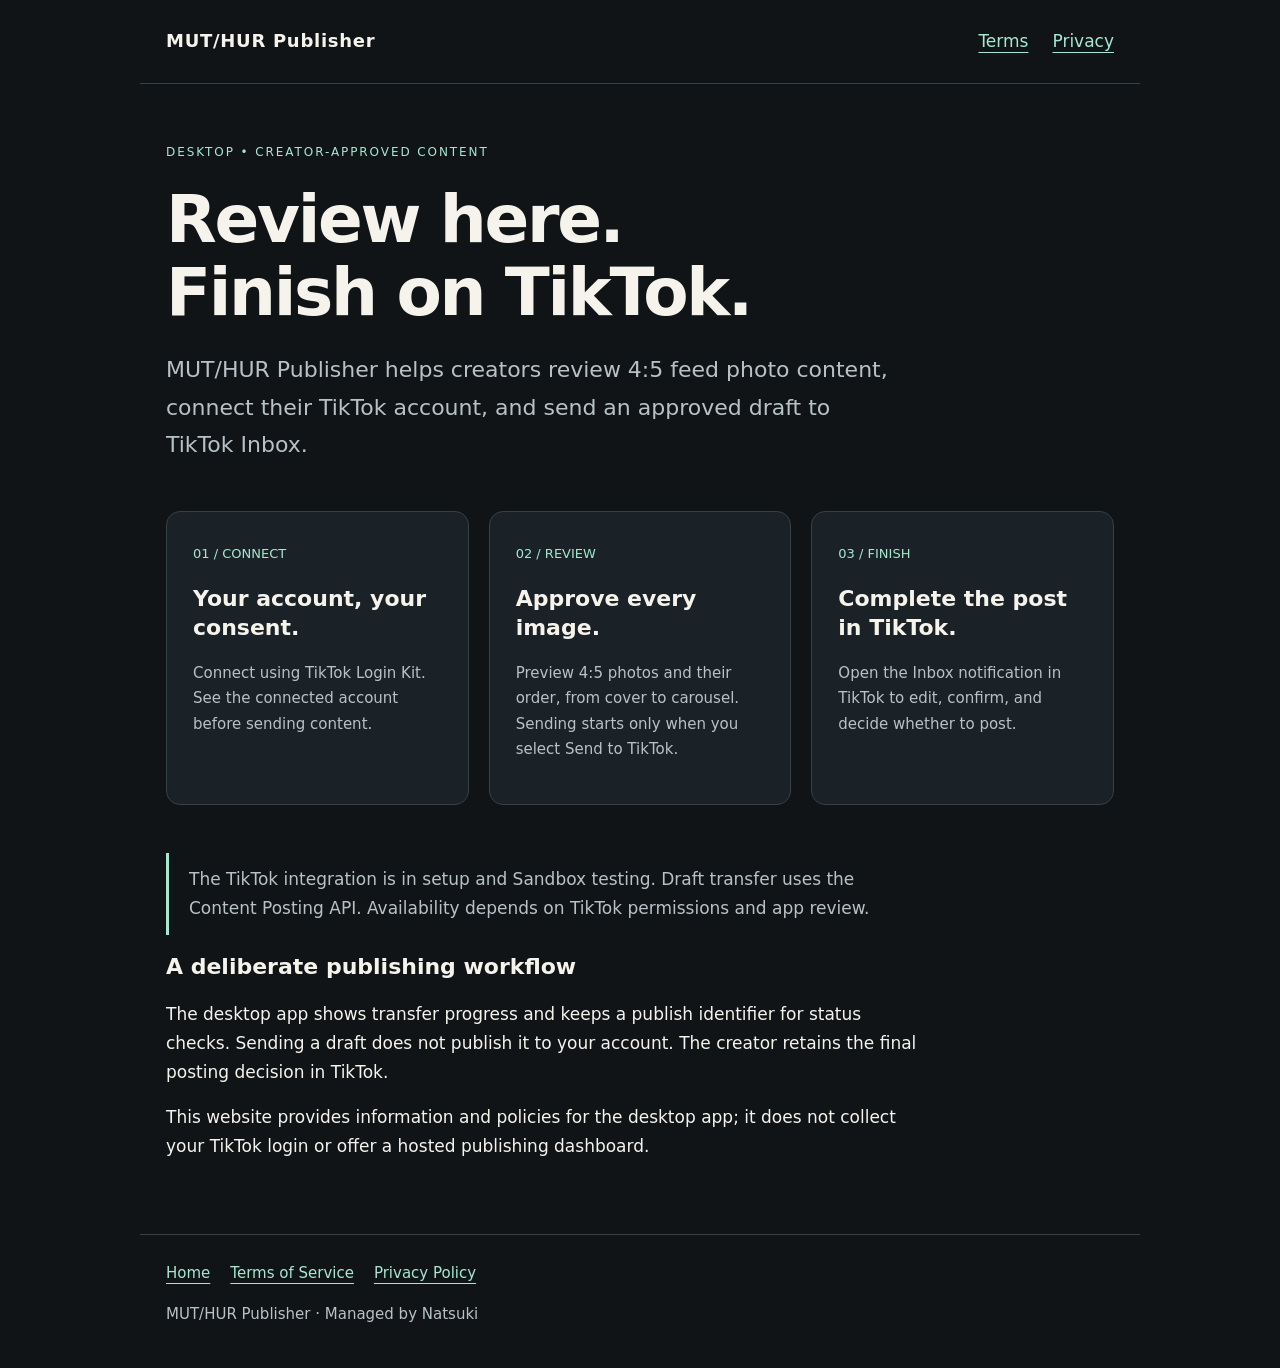
<file: index.html>
<!doctype html><html lang="en"><head><meta charset="utf-8"><meta name="viewport" content="width=device-width,initial-scale=1"><meta name="description" content="MUT/HUR Publisher — a desktop workflow for reviewing creator-approved visual content and sending drafts to TikTok."><title>MUT/HUR Publisher</title><link rel="stylesheet" href="style.css"></head><body><header><a class="brand" href="./">MUT/HUR Publisher</a><nav aria-label="Main"><a href="terms/">Terms</a><a href="privacy/">Privacy</a></nav></header><main><p class="eyebrow">Desktop • Creator-approved content</p><h1>Review here.<br>Finish on TikTok.</h1><p class="lead">MUT/HUR Publisher helps creators review 4:5 feed photo content, connect their TikTok account, and send an approved draft to TikTok Inbox.</p><section class="steps" aria-label="Publishing workflow"><article class="card"><span class="number">01 / CONNECT</span><h2>Your account, your consent.</h2><p>Connect using TikTok Login Kit. See the connected account before sending content.</p></article><article class="card"><span class="number">02 / REVIEW</span><h2>Approve every image.</h2><p>Preview 4:5 photos and their order, from cover to carousel. Sending starts only when you select Send to TikTok.</p></article><article class="card"><span class="number">03 / FINISH</span><h2>Complete the post in TikTok.</h2><p>Open the Inbox notification in TikTok to edit, confirm, and decide whether to post.</p></article></section><p class="notice">The TikTok integration is in setup and Sandbox testing. Draft transfer uses the Content Posting API. Availability depends on TikTok permissions and app review.</p><h2>A deliberate publishing workflow</h2><p>The desktop app shows transfer progress and keeps a publish identifier for status checks. Sending a draft does not publish it to your account. The creator retains the final posting decision in TikTok.</p><p>This website provides information and policies for the desktop app; it does not collect your TikTok login or offer a hosted publishing dashboard.</p></main><footer><a href="./">Home</a><a href="terms/">Terms of Service</a><a href="privacy/">Privacy Policy</a><p>MUT/HUR Publisher · Managed by Natsuki</p></footer></body></html>
</file>
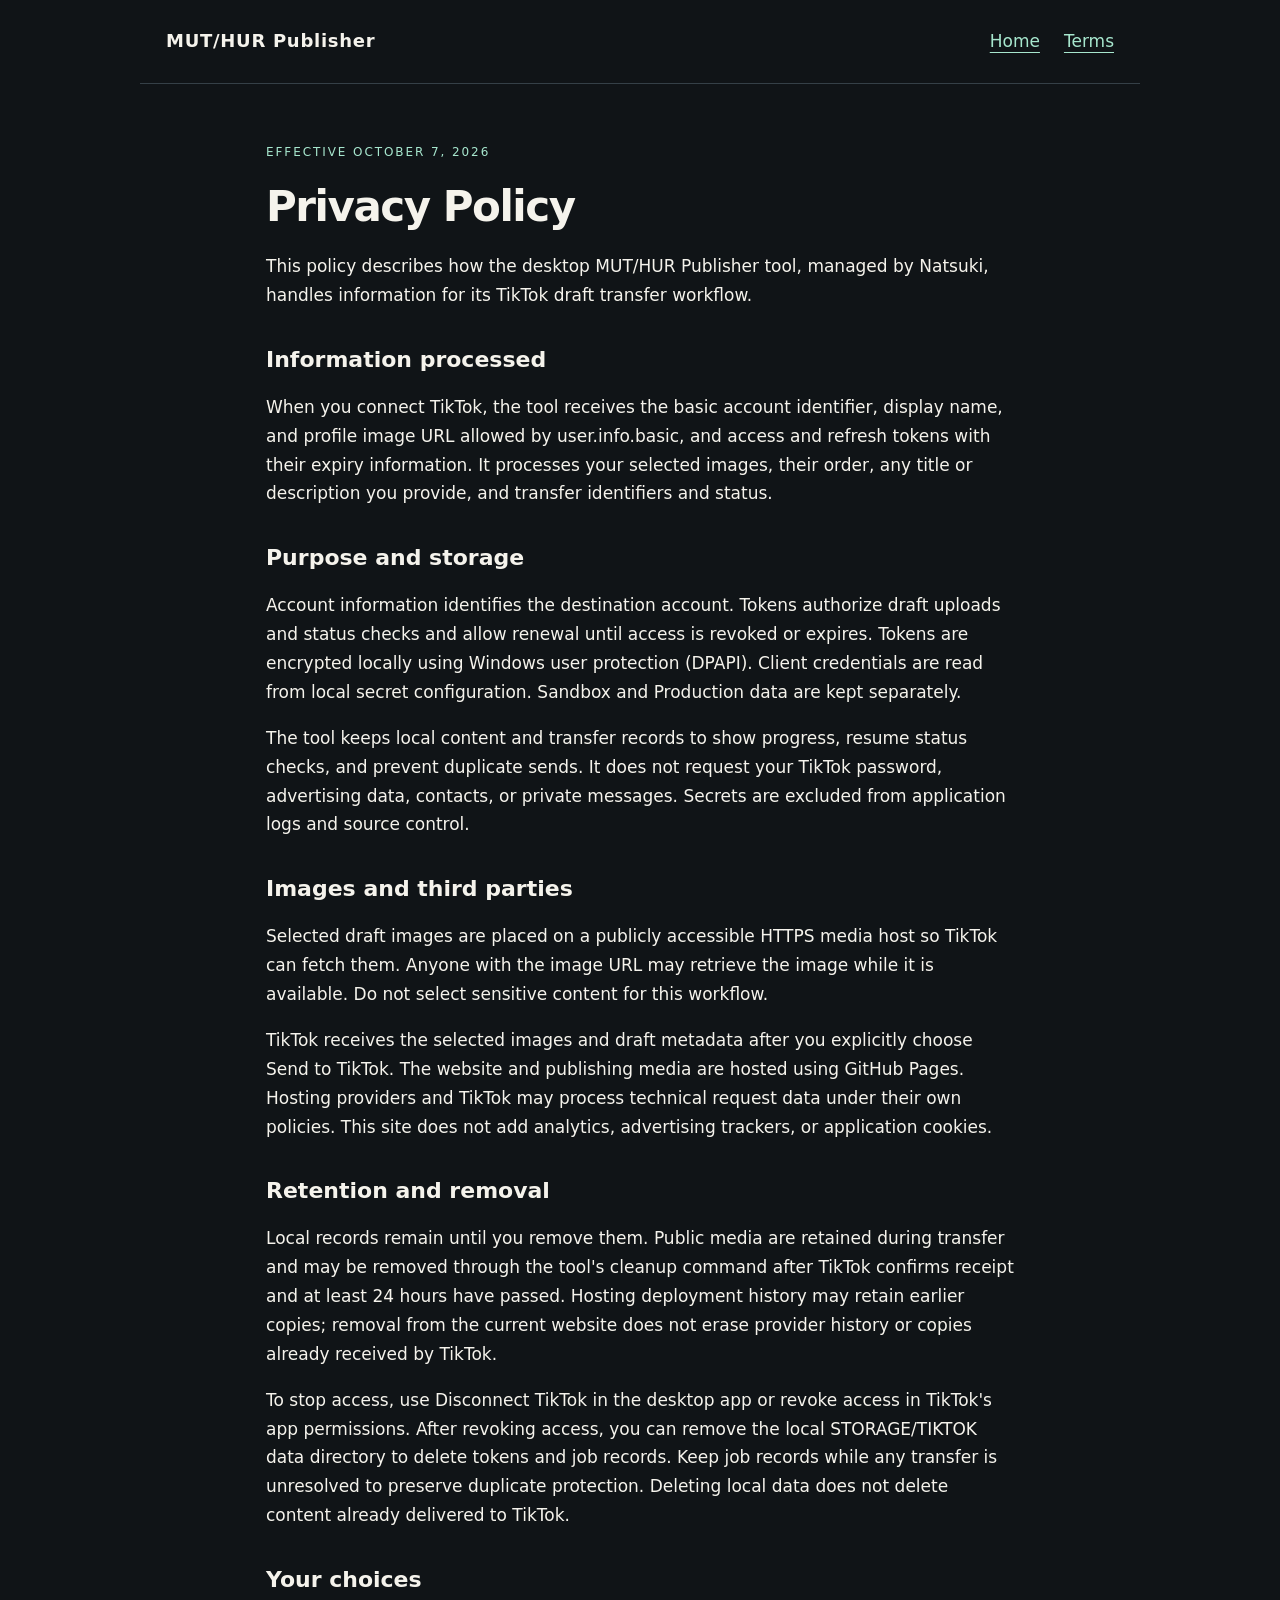
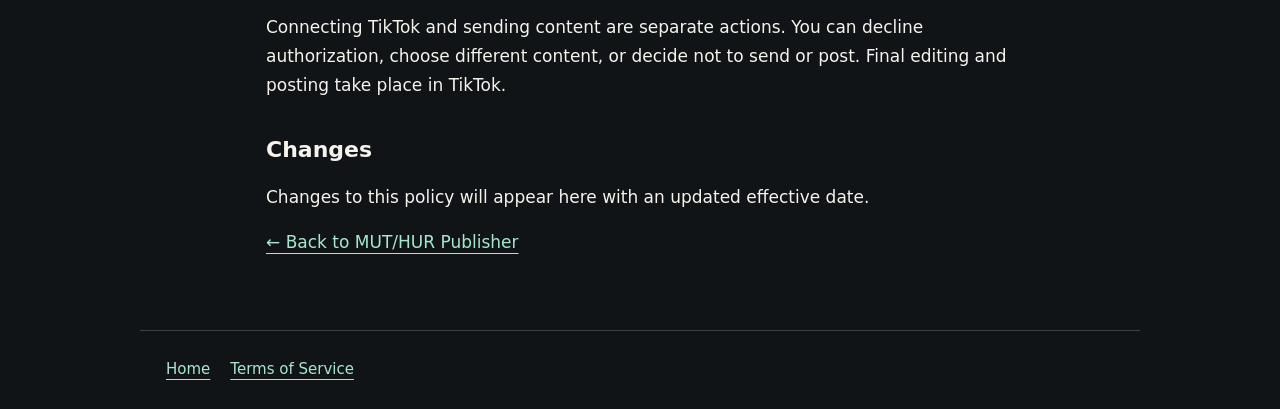
<file: privacy/index.html>
<!doctype html><html lang="en"><head><meta charset="utf-8"><meta name="viewport" content="width=device-width,initial-scale=1"><title>Privacy Policy · MUT/HUR Publisher</title><link rel="stylesheet" href="../style.css"></head><body><header><a class="brand" href="../">MUT/HUR Publisher</a><nav><a href="../">Home</a><a href="../terms/">Terms</a></nav></header><main class="legal"><p class="eyebrow">Effective October 7, 2026</p><h1>Privacy Policy</h1><p>This policy describes how the desktop MUT/HUR Publisher tool, managed by Natsuki, handles information for its TikTok draft transfer workflow.</p><h2>Information processed</h2><p>When you connect TikTok, the tool receives the basic account identifier, display name, and profile image URL allowed by user.info.basic, and access and refresh tokens with their expiry information. It processes your selected images, their order, any title or description you provide, and transfer identifiers and status.</p><h2>Purpose and storage</h2><p>Account information identifies the destination account. Tokens authorize draft uploads and status checks and allow renewal until access is revoked or expires. Tokens are encrypted locally using Windows user protection (DPAPI). Client credentials are read from local secret configuration. Sandbox and Production data are kept separately.</p><p>The tool keeps local content and transfer records to show progress, resume status checks, and prevent duplicate sends. It does not request your TikTok password, advertising data, contacts, or private messages. Secrets are excluded from application logs and source control.</p><h2>Images and third parties</h2><p>Selected draft images are placed on a publicly accessible HTTPS media host so TikTok can fetch them. Anyone with the image URL may retrieve the image while it is available. Do not select sensitive content for this workflow.</p><p>TikTok receives the selected images and draft metadata after you explicitly choose Send to TikTok. The website and publishing media are hosted using GitHub Pages. Hosting providers and TikTok may process technical request data under their own policies. This site does not add analytics, advertising trackers, or application cookies.</p><h2>Retention and removal</h2><p>Local records remain until you remove them. Public media are retained during transfer and may be removed through the tool's cleanup command after TikTok confirms receipt and at least 24 hours have passed. Hosting deployment history may retain earlier copies; removal from the current website does not erase provider history or copies already received by TikTok.</p><p>To stop access, use Disconnect TikTok in the desktop app or revoke access in TikTok's app permissions. After revoking access, you can remove the local STORAGE/TIKTOK data directory to delete tokens and job records. Keep job records while any transfer is unresolved to preserve duplicate protection. Deleting local data does not delete content already delivered to TikTok.</p><h2>Your choices</h2><p>Connecting TikTok and sending content are separate actions. You can decline authorization, choose different content, or decide not to send or post. Final editing and posting take place in TikTok.</p><h2>Changes</h2><p>Changes to this policy will appear here with an updated effective date.</p><p><a href="../">← Back to MUT/HUR Publisher</a></p></main><footer><a href="../">Home</a><a href="../terms/">Terms of Service</a></footer></body></html>
</file>
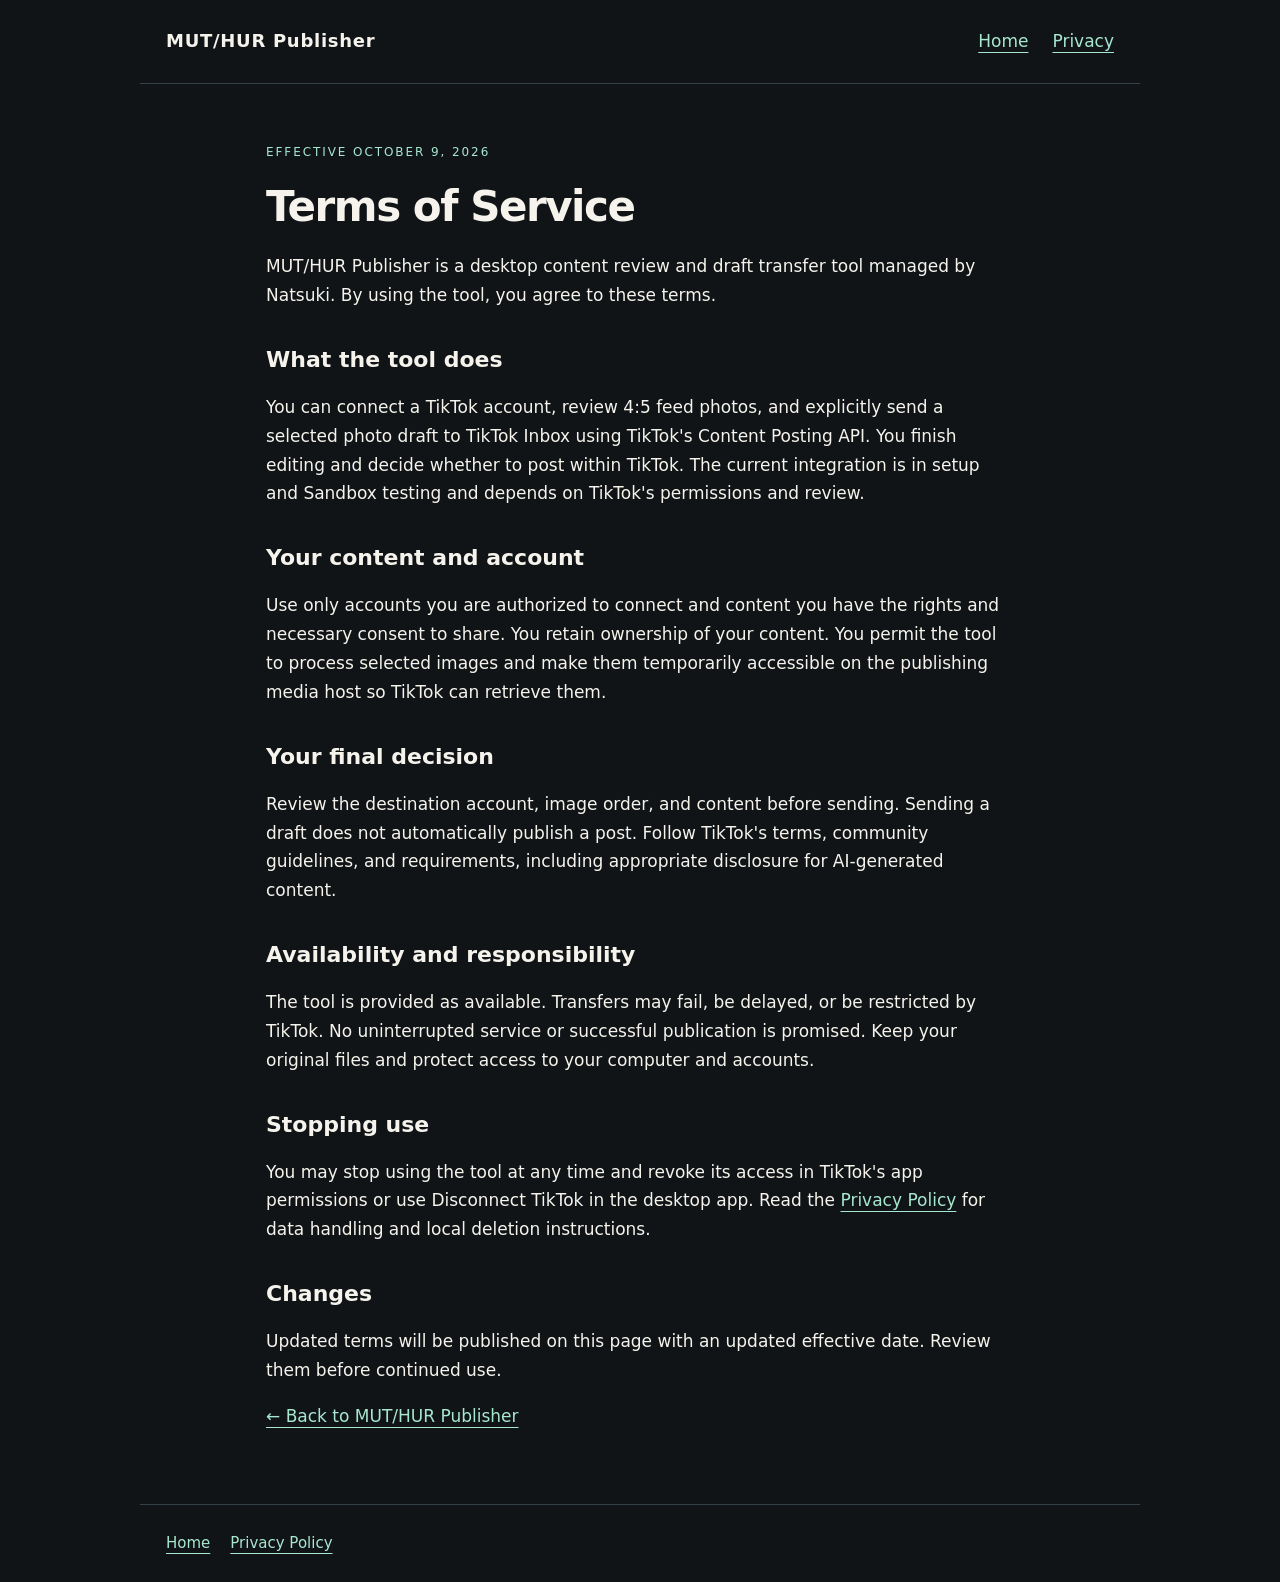
<file: terms/index.html>
<!doctype html><html lang="en"><head><meta charset="utf-8"><meta name="viewport" content="width=device-width,initial-scale=1"><title>Terms of Service · MUT/HUR Publisher</title><link rel="stylesheet" href="../style.css"></head><body><header><a class="brand" href="../">MUT/HUR Publisher</a><nav><a href="../">Home</a><a href="../privacy/">Privacy</a></nav></header><main class="legal"><p class="eyebrow">Effective October 9, 2026</p><h1>Terms of Service</h1><p>MUT/HUR Publisher is a desktop content review and draft transfer tool managed by Natsuki. By using the tool, you agree to these terms.</p><h2>What the tool does</h2><p>You can connect a TikTok account, review 4:5 feed photos, and explicitly send a selected photo draft to TikTok Inbox using TikTok's Content Posting API. You finish editing and decide whether to post within TikTok. The current integration is in setup and Sandbox testing and depends on TikTok's permissions and review.</p><h2>Your content and account</h2><p>Use only accounts you are authorized to connect and content you have the rights and necessary consent to share. You retain ownership of your content. You permit the tool to process selected images and make them temporarily accessible on the publishing media host so TikTok can retrieve them.</p><h2>Your final decision</h2><p>Review the destination account, image order, and content before sending. Sending a draft does not automatically publish a post. Follow TikTok's terms, community guidelines, and requirements, including appropriate disclosure for AI-generated content.</p><h2>Availability and responsibility</h2><p>The tool is provided as available. Transfers may fail, be delayed, or be restricted by TikTok. No uninterrupted service or successful publication is promised. Keep your original files and protect access to your computer and accounts.</p><h2>Stopping use</h2><p>You may stop using the tool at any time and revoke its access in TikTok's app permissions or use Disconnect TikTok in the desktop app. Read the <a href="../privacy/">Privacy Policy</a> for data handling and local deletion instructions.</p><h2>Changes</h2><p>Updated terms will be published on this page with an updated effective date. Review them before continued use.</p><p><a href="../">← Back to MUT/HUR Publisher</a></p></main><footer><a href="../">Home</a><a href="../privacy/">Privacy Policy</a></footer></body></html>
</file>
<file: style.css>
:root{color-scheme:dark;--bg:#101417;--panel:#1b2227;--ink:#f5f3ec;--muted:#b7c2c7;--accent:#a7e7ce}*{box-sizing:border-box}body{margin:0;background:var(--bg);color:var(--ink);font:17px/1.7 system-ui,sans-serif}header,main,footer{max-width:1000px;margin:auto;padding:26px}header{display:flex;justify-content:space-between;align-items:center;border-bottom:1px solid #354047}a{color:var(--accent);text-underline-offset:5px}nav{display:flex;gap:24px}.brand{font-size:18px;color:var(--ink);font-weight:700;text-decoration:none;letter-spacing:.04em}.eyebrow{color:var(--accent);font-size:12px;letter-spacing:.16em;text-transform:uppercase;margin-top:32px}h1{font-size:clamp(34px,7vw,66px);line-height:1.1;max-width:800px;font-weight:600;letter-spacing:-.035em;margin:22px 0}h2{font-size:22px;line-height:1.3}p{max-width:760px}.lead{font-size:22px;color:var(--muted);max-width:730px}.steps{display:grid;grid-template-columns:repeat(3,1fr);gap:20px;margin:48px 0}.card{padding:26px;background:var(--panel);border:1px solid #354047;border-radius:14px}.number{font-size:13px;color:var(--accent)}.card p,footer{color:var(--muted);font-size:15px}.legal{max-width:800px}.legal h1{font-size:42px}.legal h2{margin-top:36px}.notice{border-left:3px solid var(--accent);padding:12px 20px;color:var(--muted)}footer{border-top:1px solid #354047;margin-top:30px}footer a{margin-right:20px}@media(max-width:700px){header{align-items:flex-start;gap:20px;flex-direction:column}.steps{grid-template-columns:1fr}.lead{font-size:19px}}
</file>
